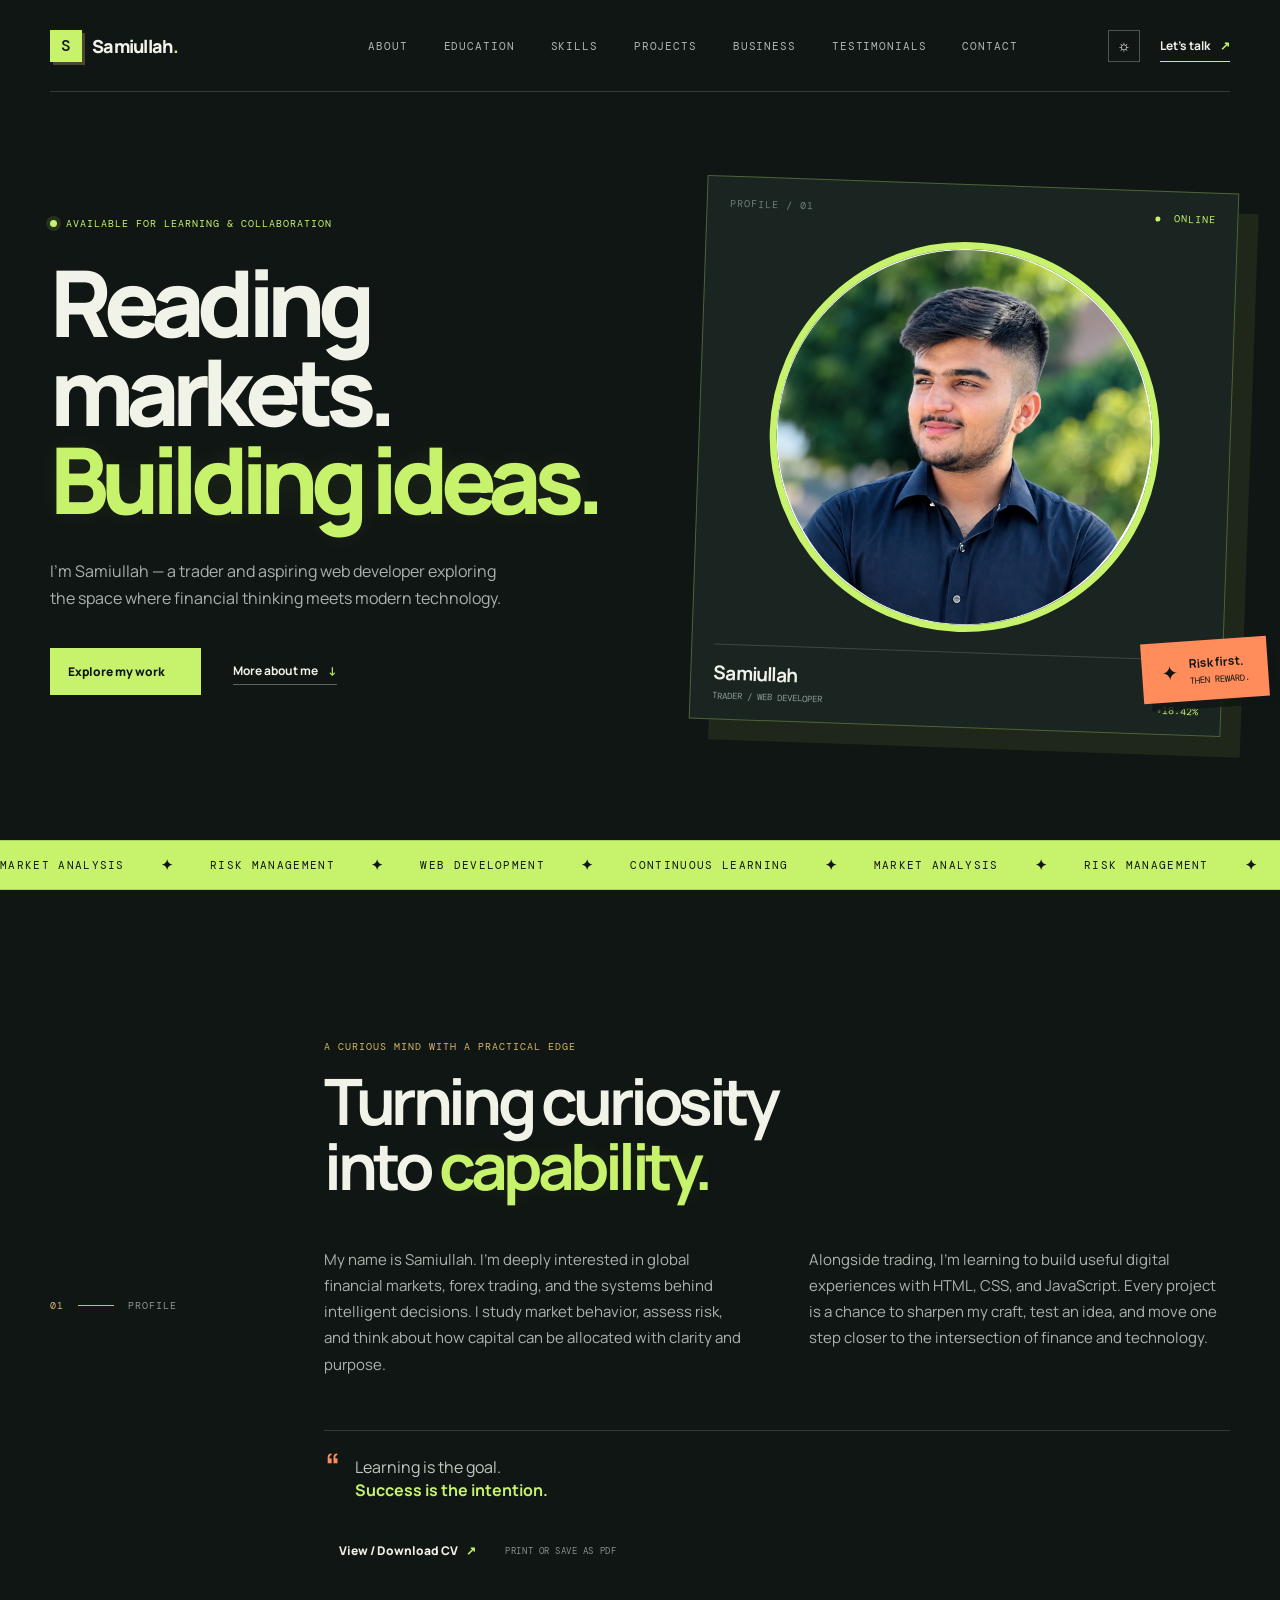
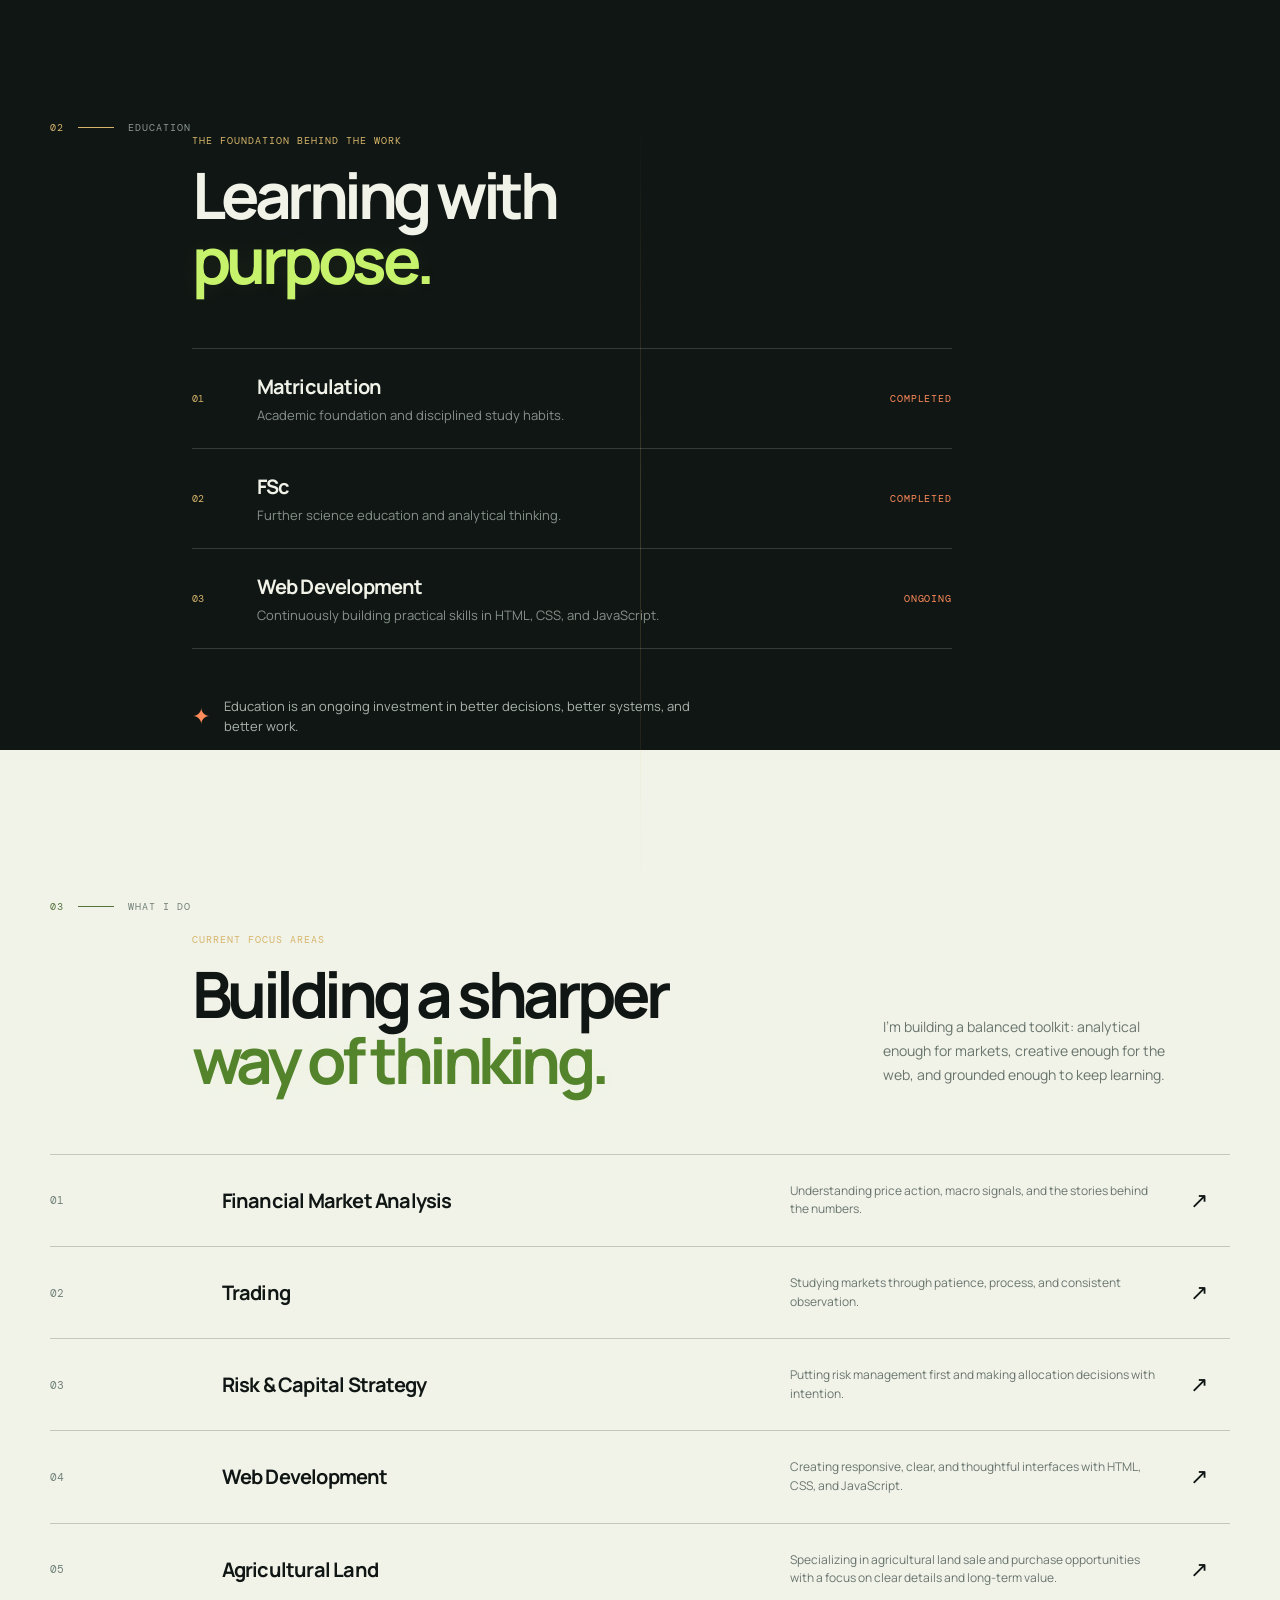
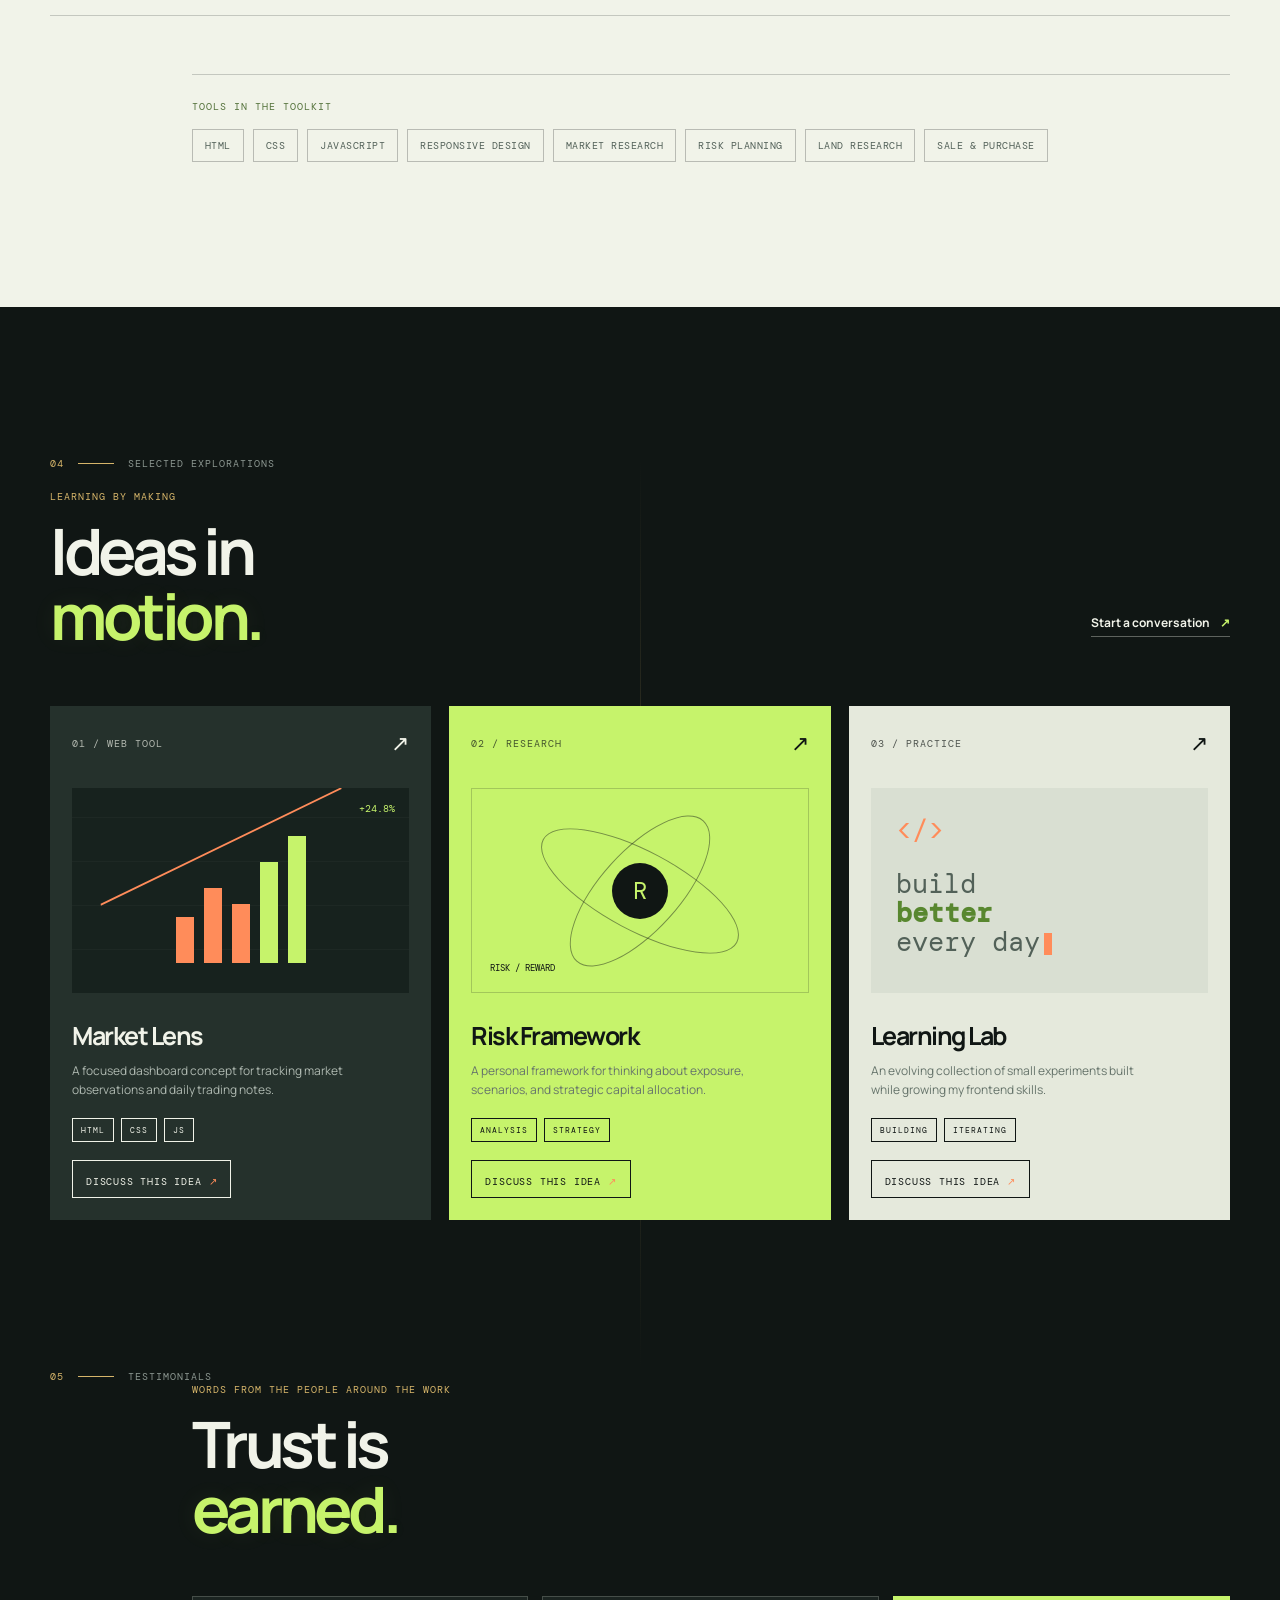
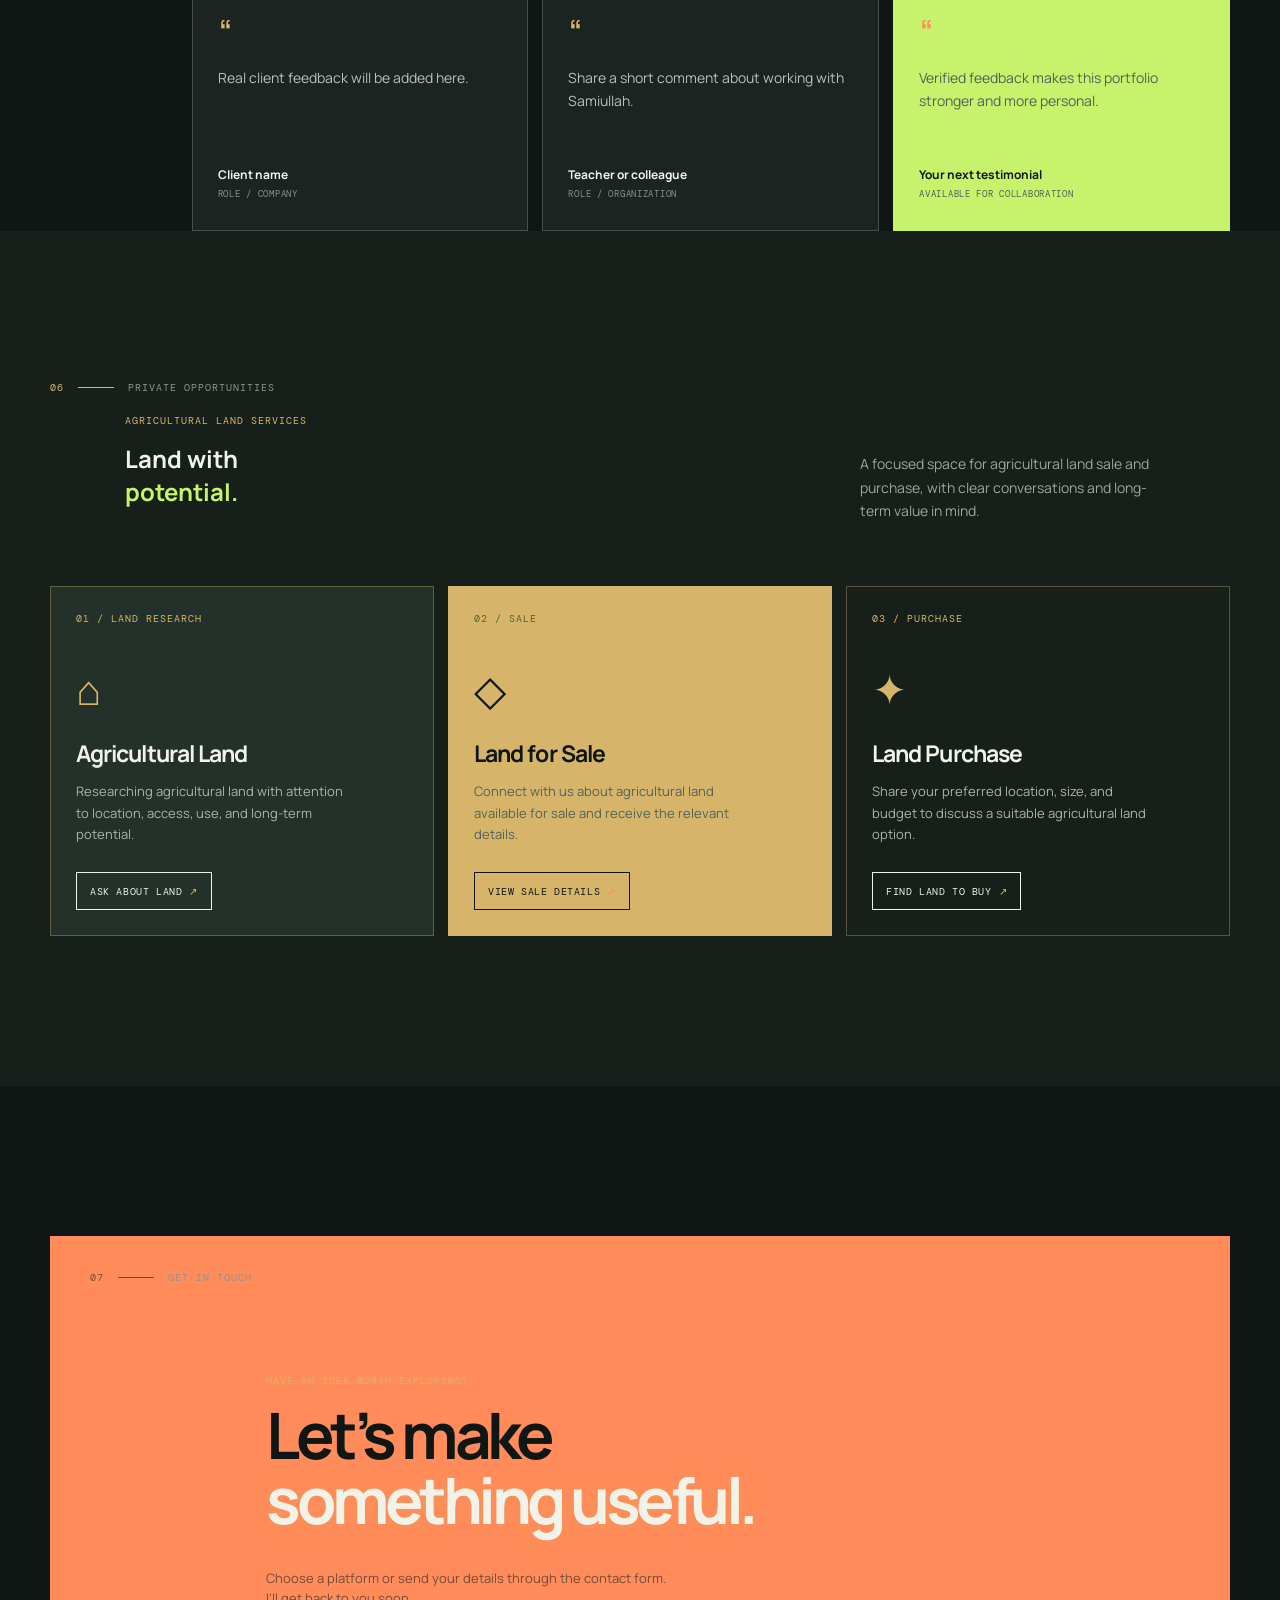
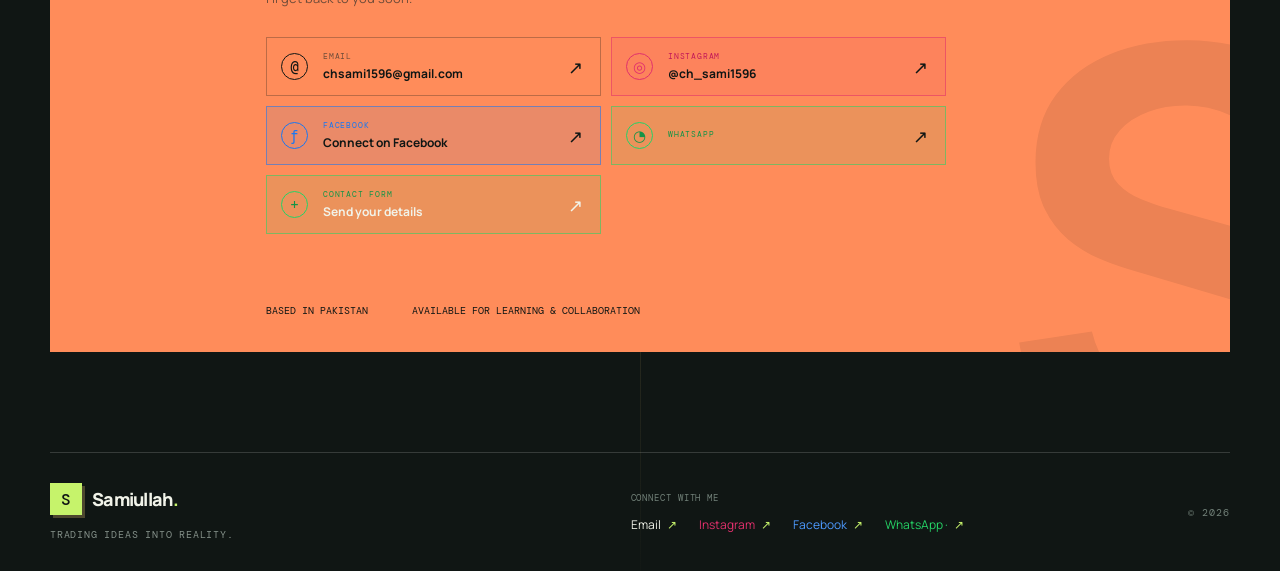
<file: index.html>
<!DOCTYPE html>
<html lang="en">
<head>
  <meta charset="UTF-8" />
  <meta name="viewport" content="width=device-width, initial-scale=1.0" />
  <meta name="description" content="Samiullah's portfolio — trader, market analyst, and aspiring web developer." />
  <meta name="theme-color" content="#101614" />
  <meta property="og:title" content="Samiullah | Trader & Web Developer" />
  <meta property="og:description" content="A portfolio exploring the space between financial thinking and modern technology." />
  <meta property="og:type" content="website" />
  <meta property="og:image" content="sami.png" />
  <link rel="canonical" href="https://your-domain.com/" />
  <title>Samiullah | Trader & Web Developer</title>
  <link rel="icon" type="image/png" href="sami.png" />
  <link rel="preconnect" href="https://fonts.googleapis.com" />
  <link rel="preconnect" href="https://fonts.gstatic.com" crossorigin />
  <link href="https://fonts.googleapis.com/css2?family=DM+Mono:wght@400;500&family=Manrope:wght@400;500;600;700;800&display=swap" rel="stylesheet" />
  <link rel="stylesheet" href="style.css" />
  <!-- Replace G-REPLACE_WITH_MEASUREMENT_ID with your Google Analytics 4 ID. -->
  <script async src="https://www.googletagmanager.com/gtag/js?id=G-REPLACE_WITH_MEASUREMENT_ID"></script>
  <script>
    window.dataLayer = window.dataLayer || [];
    function gtag(){dataLayer.push(arguments);}
    gtag('js', new Date());
    gtag('config', 'G-REPLACE_WITH_MEASUREMENT_ID');
  </script>
</head>
<body>
  <div class="page-shell">
    <header class="site-header" id="top">
      <a class="brand" href="#top" aria-label="Samiullah home">
        <span class="brand-mark">S</span>
        <span>Samiullah<span class="brand-dot">.</span></span>
      </a>
      <nav class="desktop-nav" aria-label="Main navigation">
        <a href="#about">About</a>
        <a href="#education">Education</a>
        <a href="#skills">Skills</a>
        <a href="#projects">Projects</a>
        <a href="#business">Business</a>
        <a href="#testimonials">Testimonials</a>
        <a href="#contact">Contact</a>
      </nav>
      <div class="header-actions"><button class="theme-toggle" type="button" aria-label="Switch to light theme" aria-pressed="false"><span>☼</span></button><a class="header-cta" href="https://wa.me/923291504030?text=Hello%20Samiullah%2C%20I%27d%20like%20to%20talk.">Let's talk <span>↗</span></a></div>
      <button class="menu-toggle" aria-label="Open navigation" aria-expanded="false"><span></span><span></span></button>
    </header>

    <main>
      <section class="hero section-grid" aria-labelledby="hero-title">
        <div class="hero-copy reveal">
          <div class="eyebrow"><span class="status-dot"></span> Available for learning & collaboration</div>
          <h1 id="hero-title">Reading markets.<br /><em>Building ideas.</em></h1>
          <p class="hero-intro">I’m Samiullah — a trader and aspiring web developer exploring the space where financial thinking meets modern technology.</p>
          <div class="hero-actions">
            <a class="button button-primary" href="#projects">Explore my work <span>↗</span></a>
            <a class="text-link" href="#about">More about me <span>↓</span></a>
          </div>
        </div>
        <div class="hero-visual profile-visual reveal reveal-delay">
          <div class="profile-card">
            <div class="profile-top"><span>PROFILE / 01</span><span class="live-label"><i></i> ONLINE</span></div>
            <div class="portrait-frame"><img src="sami.png" alt="Portrait of Samiullah" /></div>
            <div class="profile-caption"><div><strong>Samiullah</strong><span>Trader / Web Developer</span></div><span class="profile-signal">+18.42%</span></div>
          </div>
          <div class="floating-note"><span class="note-icon">✦</span><div><strong>Risk first.</strong><small>Then reward.</small></div></div>
        </div>
      </section>

      <div class="ticker" aria-label="Portfolio themes">
        <div class="ticker-track"><span>MARKET ANALYSIS</span><b>✦</b><span>RISK MANAGEMENT</span><b>✦</b><span>WEB DEVELOPMENT</span><b>✦</b><span>CONTINUOUS LEARNING</span><b>✦</b><span>MARKET ANALYSIS</span><b>✦</b><span>RISK MANAGEMENT</span><b>✦</b><span>WEB DEVELOPMENT</span><b>✦</b></div>
      </div>

      <section class="about section-grid section-space" id="about">
        <div class="section-kicker"><span>01</span><span class="line"></span><span>Profile</span></div>
        <div class="about-content reveal">
          <div class="section-heading"><p class="overline">A curious mind with a practical edge</p><h2>Turning curiosity<br />into <em>capability.</em></h2></div>
          <div class="about-columns"><p>My name is Samiullah. I’m deeply interested in global financial markets, forex trading, and the systems behind intelligent decisions. I study market behavior, assess risk, and think about how capital can be allocated with clarity and purpose.</p><p>Alongside trading, I’m learning to build useful digital experiences with HTML, CSS, and JavaScript. Every project is a chance to sharpen my craft, test an idea, and move one step closer to the intersection of finance and technology.</p></div>
          <div class="quote"><span>“</span><p>Learning is the goal.<br /><strong>Success is the intention.</strong></p></div>
          <div class="profile-actions"><a class="button button-dark" href="cv.html" target="_blank" rel="noopener">View / Download CV <span>↗</span></a><span>Print or save as PDF</span></div>
        </div>
      </section>

      <section class="education section-grid section-space" id="education">
        <div class="section-kicker"><span>02</span><span class="line"></span><span>Education</span></div>
        <div class="education-content reveal">
          <div class="section-heading"><p class="overline">The foundation behind the work</p><h2>Learning with<br /><em>purpose.</em></h2></div>
          <div class="education-list">
            <article class="education-item"><span class="education-number">01</span><div><h3>Matriculation</h3><p>Academic foundation and disciplined study habits.</p></div><span class="education-status">Completed</span></article>
            <article class="education-item"><span class="education-number">02</span><div><h3>FSc</h3><p>Further science education and analytical thinking.</p></div><span class="education-status">Completed</span></article>
            <article class="education-item"><span class="education-number">03</span><div><h3>Web Development</h3><p>Continuously building practical skills in HTML, CSS, and JavaScript.</p></div><span class="education-status">Ongoing</span></article>
          </div>
          <div class="education-note"><span>✦</span><p>Education is an ongoing investment in better decisions, better systems, and better work.</p></div>
        </div>
      </section>

      <section class="skills section-space" id="skills">
        <div class="section-kicker"><span>03</span><span class="line"></span><span>What I do</span></div>
        <div class="skills-header reveal"><div><p class="overline">Current focus areas</p><h2>Building a sharper<br /><em>way of thinking.</em></h2></div><p class="section-aside">I’m building a balanced toolkit: analytical enough for markets, creative enough for the web, and grounded enough to keep learning.</p></div>
        <div class="skills-list">
          <article class="skill-row reveal"><span class="skill-number">01</span><div class="skill-main"><h3>Financial Market Analysis</h3><p>Understanding price action, macro signals, and the stories behind the numbers.</p></div><span class="skill-arrow">↗</span></article>
          <article class="skill-row reveal"><span class="skill-number">02</span><div class="skill-main"><h3>Trading</h3><p>Studying markets through patience, process, and consistent observation.</p></div><span class="skill-arrow">↗</span></article>
          <article class="skill-row reveal"><span class="skill-number">03</span><div class="skill-main"><h3>Risk & Capital Strategy</h3><p>Putting risk management first and making allocation decisions with intention.</p></div><span class="skill-arrow">↗</span></article>
          <article class="skill-row reveal"><span class="skill-number">04</span><div class="skill-main"><h3>Web Development</h3><p>Creating responsive, clear, and thoughtful interfaces with HTML, CSS, and JavaScript.</p></div><span class="skill-arrow">↗</span></article>
          <article class="skill-row reveal"><span class="skill-number">05</span><div class="skill-main"><h3>Agricultural Land</h3><p>Specializing in agricultural land sale and purchase opportunities with a focus on clear details and long-term value.</p></div><span class="skill-arrow">↗</span></article>
        </div>
        <div class="toolkit reveal"><p class="overline">Tools in the toolkit</p><div class="toolkit-list"><span>HTML</span><span>CSS</span><span>JavaScript</span><span>Responsive design</span><span>Market research</span><span>Risk planning</span><span>Land research</span><span>Sale & purchase</span></div></div>
      </section>

      <section class="projects section-space" id="projects">
        <div class="section-kicker"><span>04</span><span class="line"></span><span>Selected explorations</span></div>
        <div class="projects-header reveal"><div><p class="overline">Learning by making</p><h2>Ideas in<br /><em>motion.</em></h2></div><a class="text-link" href="mailto:chsami1596@gmail.com?subject=Project%20collaboration">Start a conversation <span>↗</span></a></div>
        <div class="project-grid">
          <article class="project-card project-card-dark reveal"><div class="project-top"><span class="project-type">01 / WEB TOOL</span><span class="project-icon">↗</span></div><div class="mini-dashboard"><div class="mini-bars"><i></i><i></i><i></i><i></i><i></i></div><div class="mini-line"></div><span>+24.8%</span></div><div class="project-info"><h3>Market Lens</h3><p>A focused dashboard concept for tracking market observations and daily trading notes.</p><div class="tags"><span>HTML</span><span>CSS</span><span>JS</span></div><a class="project-link" href="#contact">Discuss this idea <span>↗</span></a></div></article>
          <article class="project-card project-card-green reveal"><div class="project-top"><span class="project-type">02 / RESEARCH</span><span class="project-icon">↗</span></div><div class="research-visual"><span class="research-orbit orbit-one"></span><span class="research-orbit orbit-two"></span><span class="research-core">R</span><span class="research-label">RISK / REWARD</span></div><div class="project-info"><h3>Risk Framework</h3><p>A personal framework for thinking about exposure, scenarios, and strategic capital allocation.</p><div class="tags"><span>ANALYSIS</span><span>STRATEGY</span></div><a class="project-link" href="#contact">Discuss this idea <span>↗</span></a></div></article>
          <article class="project-card project-card-paper reveal"><div class="project-top"><span class="project-type">03 / PRACTICE</span><span class="project-icon">↗</span></div><div class="code-visual"><span>&lt;/&gt;</span><p>build<br /><b>better</b><br />every day<span class="cursor"></span></p></div><div class="project-info"><h3>Learning Lab</h3><p>An evolving collection of small experiments built while growing my frontend skills.</p><div class="tags"><span>BUILDING</span><span>ITERATING</span></div><a class="project-link" href="#contact">Discuss this idea <span>↗</span></a></div></article>
        </div>
      </section>

      <section class="testimonials section-grid section-space" id="testimonials">
        <div class="section-kicker"><span>05</span><span class="line"></span><span>Testimonials</span></div>
        <div class="testimonials-content reveal">
          <div class="section-heading"><p class="overline">Words from the people around the work</p><h2>Trust is<br /><em>earned.</em></h2></div>
          <div class="testimonial-grid">
            <article class="testimonial-card"><span class="quote-mark">“</span><p>Real client feedback will be added here.</p><strong>Client name</strong><small>Role / company</small></article>
            <article class="testimonial-card"><span class="quote-mark">“</span><p>Share a short comment about working with Samiullah.</p><strong>Teacher or colleague</strong><small>Role / organization</small></article>
            <article class="testimonial-card testimonial-card-accent"><span class="quote-mark">“</span><p>Verified feedback makes this portfolio stronger and more personal.</p><strong>Your next testimonial</strong><small>Available for collaboration</small></article>
          </div>
        </div>
      </section>

      <section class="business section-space" id="business">
        <div class="section-kicker"><span>06</span><span class="line"></span><span>Private opportunities</span></div>
        <div class="business-header reveal"><div><p class="overline">Agricultural land services</p><h2>Land with<br /><em>potential.</em></h2></div><p class="section-aside">A focused space for agricultural land sale and purchase, with clear conversations and long-term value in mind.</p></div>
        <div class="business-grid">
          <article class="business-card business-card-dark reveal"><span class="business-index">01 / LAND RESEARCH</span><div class="business-icon">⌂</div><h3>Agricultural Land</h3><p>Researching agricultural land with attention to location, access, use, and long-term potential.</p><a href="https://wa.me/923291504030?text=Hello%20Samiullah%2C%20I%27d%20like%20to%20discuss%20agricultural%20land." target="_blank" rel="noopener">Ask about land <span>↗</span></a></article>
          <article class="business-card business-card-gold reveal"><span class="business-index">02 / SALE</span><div class="business-icon">◇</div><h3>Land for Sale</h3><p>Connect with us about agricultural land available for sale and receive the relevant details.</p><a href="https://wa.me/923291504030?text=Hello%20Samiullah%2C%20I%27m%20interested%20in%20agricultural%20land%20for%20sale." target="_blank" rel="noopener">View sale details <span>↗</span></a></article>
          <article class="business-card business-card-outline reveal"><span class="business-index">03 / PURCHASE</span><div class="business-icon">✦</div><h3>Land Purchase</h3><p>Share your preferred location, size, and budget to discuss a suitable agricultural land option.</p><a href="https://wa.me/923291504030?text=Hello%20Samiullah%2C%20I%27m%20looking%20to%20purchase%20agricultural%20land." target="_blank" rel="noopener">Find land to buy <span>↗</span></a></article>
        </div>
      </section>

      <section class="contact section-space" id="contact">
        <div class="contact-panel reveal"><div class="section-kicker"><span>07</span><span class="line"></span><span>Get in touch</span></div><div class="contact-content"><p class="overline">Have an idea worth exploring?</p><h2>Let’s make<br /><em>something useful.</em></h2><p class="contact-copy">Choose a platform or send your details through the contact form. I’ll get back to you soon.</p><div class="contact-links"><a class="contact-link contact-trigger" data-contact="email" href="#whatsapp-form"><span class="contact-link-icon">@</span><span><small>Email</small><strong>chsami1596@gmail.com</strong></span><b>↗</b></a><a class="contact-link contact-trigger" data-contact="instagram" href="#whatsapp-form"><span class="contact-link-icon">◎</span><span><small>Instagram</small><strong>@ch_sami1596</strong></span><b>↗</b></a><a class="contact-link contact-trigger" data-contact="facebook" href="#whatsapp-form"><span class="contact-link-icon">f</span><span><small>Facebook</small><strong>Connect on Facebook</strong></span><b>↗</b></a><a class="contact-link contact-trigger" data-contact="whatsapp" href="#whatsapp-form"><span class="contact-link-icon">◔</span><span><small>WhatsApp</small><strong></strong></span><b>↗</b></a><a class="contact-link contact-trigger contact-link-form" data-contact="whatsapp" href="#whatsapp-form"><span class="contact-link-icon">+</span><span><small>Contact form</small><strong>Send your details</strong></span><b>↗</b></a></div><div class="contact-meta"><span>Based in Pakistan</span><span>Available for learning & collaboration</span></div></div></div>
      </section>
    </main>
    <footer class="site-footer">
      <div class="footer-brand"><a class="brand" href="#top"><span class="brand-mark">S</span><span>Samiullah<span class="brand-dot">.</span></span></a><p>Trading ideas into reality.</p></div>
      <div class="footer-contact"><span class="footer-label">Connect with me</span><div class="footer-links"><a class="contact-trigger" data-contact="email" href="#whatsapp-form">Email <span>↗</span></a><a class="contact-trigger" data-contact="instagram" href="#whatsapp-form">Instagram <span>↗</span></a><a class="contact-trigger" data-contact="facebook" href="#whatsapp-form">Facebook <span>↗</span></a><a class="contact-trigger" data-contact="whatsapp" href="#whatsapp-form">WhatsApp · <span>↗</span></a></div></div>
      <span class="footer-year">© <span id="year"></span></span>
    </footer>
  </div>
  <div class="modal" id="whatsapp-form" aria-hidden="true" role="dialog" aria-modal="true" aria-labelledby="whatsapp-title">
    <div class="modal-backdrop" data-close-modal></div>
    <div class="modal-card">
      <button class="modal-close" type="button" aria-label="Close contact form" data-close-modal>×</button>
      <p class="overline" id="modal-channel-label">WhatsApp message</p>
      <h2 id="whatsapp-title">Tell me about<br /><em>your idea.</em></h2>
      <p class="modal-intro">Fill in your details and WhatsApp will open with your message ready to send.</p>
      <form id="whatsapp-contact-form">
        <label>Name<input type="text" name="name" placeholder="Your name" required /></label>
        <div class="form-row"><label>Email<input type="email" name="email" placeholder="you@email.com" required /></label><label>Phone<input type="tel" name="phone" placeholder="Your number" required /></label></div>
        <label>Message<textarea name="message" rows="4" placeholder="Write your message..." required></textarea></label>
        <button class="button button-primary" id="modal-submit" type="submit">Continue to WhatsApp <span>↗</span></button>
      </form>
    </div>
  </div>
  <script src="script.js"></script>
</body>
</html>
</file>
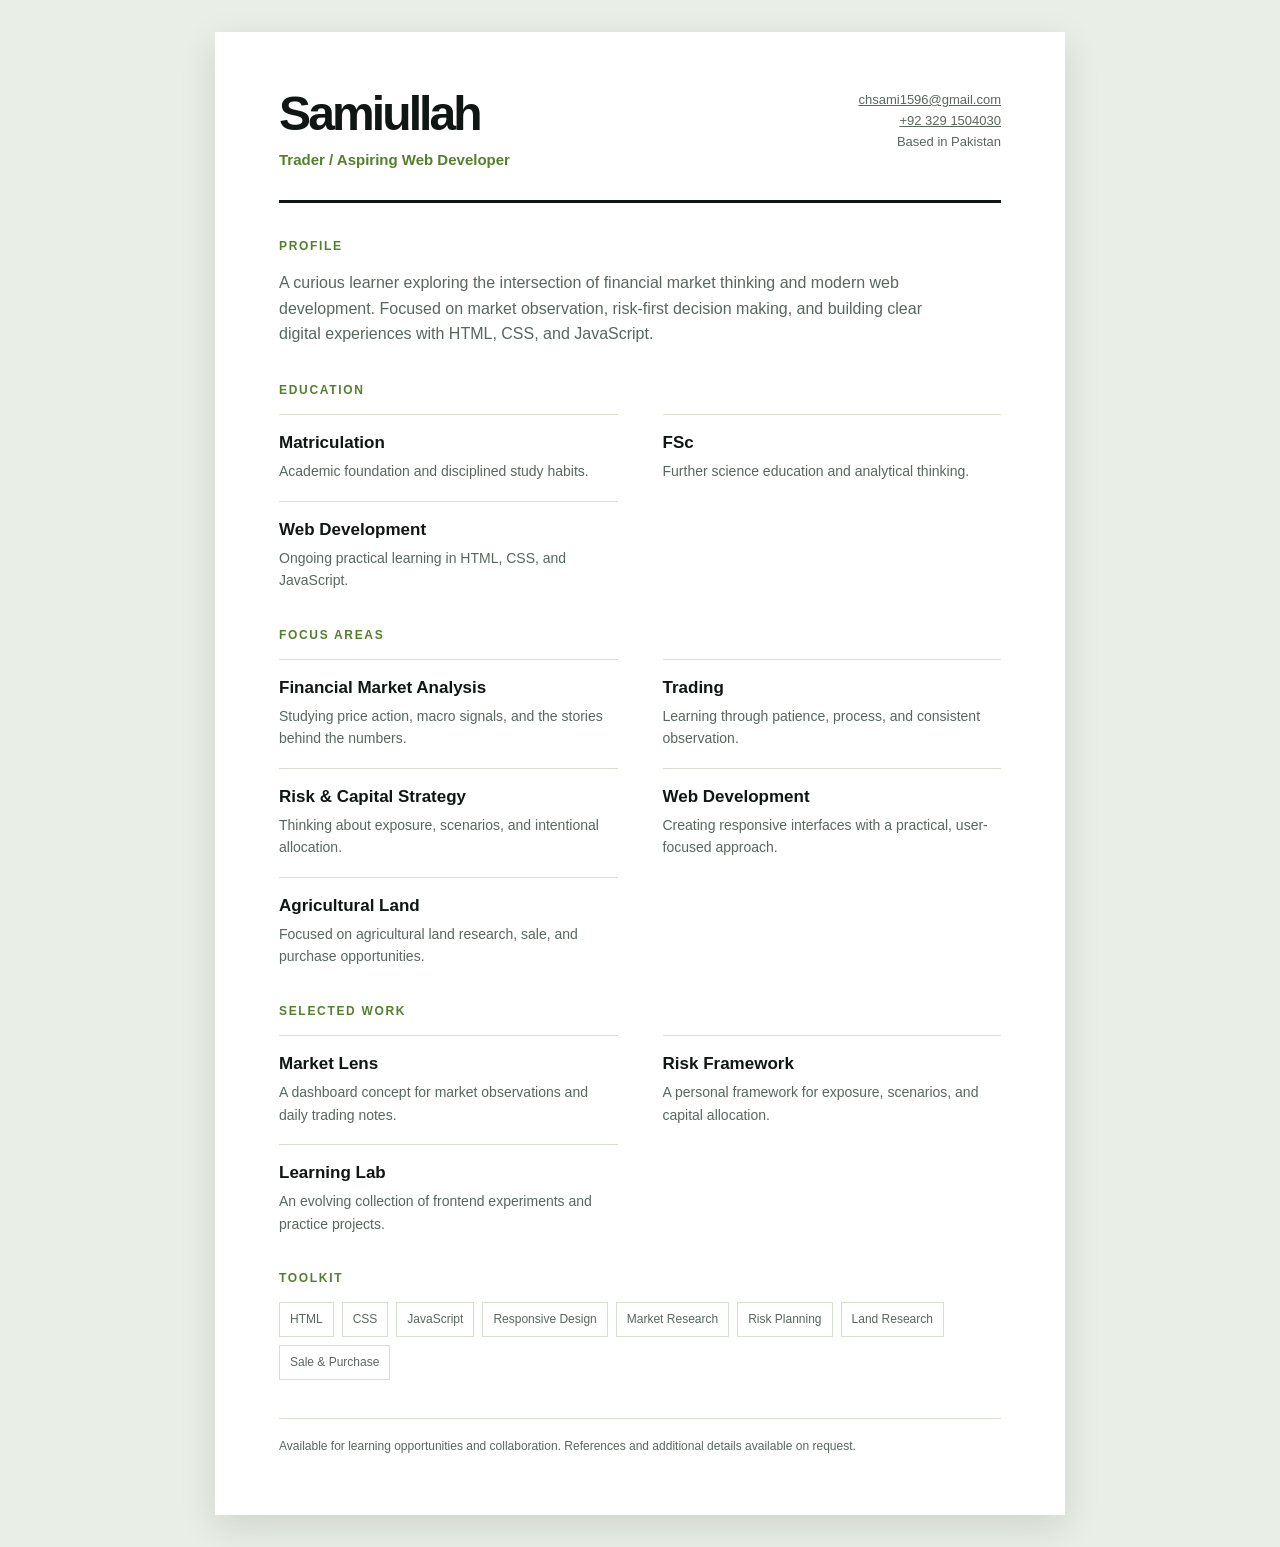
<file: cv.html>
<!DOCTYPE html>
<html lang="en">
<head>
  <meta charset="UTF-8" />
  <meta name="viewport" content="width=device-width, initial-scale=1.0" />
  <meta name="description" content="Samiullah - Trader and aspiring web developer CV." />
  <title>Samiullah | CV</title>
  <style>
    :root { --ink: #101614; --muted: #59665e; --green: #547f2d; --line: #d7ded2; --paper: #ffffff; }
    * { box-sizing: border-box; }
    body { margin: 0; color: var(--ink); background: #e9eee6; font: 15px/1.6 Arial, sans-serif; }
    .page { width: min(100% - 32px, 850px); margin: 32px auto; padding: 58px 64px; background: var(--paper); box-shadow: 0 12px 35px rgba(16,22,20,.12); }
    header { display: flex; justify-content: space-between; gap: 30px; padding-bottom: 28px; border-bottom: 3px solid var(--ink); }
    h1 { margin: 0; font: 800 48px/1 Arial, sans-serif; letter-spacing: -.06em; }
    .role { margin: 10px 0 0; color: var(--green); font-weight: 700; }
    .contact { text-align: right; color: var(--muted); font-size: 13px; }
    .contact a { color: inherit; }
    section { margin-top: 34px; }
    h2 { margin: 0 0 14px; color: var(--green); font-size: 12px; letter-spacing: .14em; text-transform: uppercase; }
    p { margin: 0; color: var(--muted); }
    .intro { max-width: 650px; font-size: 16px; }
    .grid { display: grid; grid-template-columns: 1fr 1fr; gap: 18px 45px; }
    .item { padding-top: 14px; border-top: 1px solid var(--line); }
    .item h3 { margin: 0 0 4px; font-size: 17px; }
    .item p { font-size: 14px; }
    .tags { display: flex; flex-wrap: wrap; gap: 8px; }
    .tag { padding: 7px 10px; border: 1px solid var(--line); color: var(--muted); font-size: 12px; }
    .note { margin-top: 38px; padding-top: 18px; border-top: 1px solid var(--line); color: var(--muted); font-size: 12px; }
    @media print { body { background: #fff; } .page { width: 100%; margin: 0; padding: 28px 34px; box-shadow: none; } }
    @media (max-width: 620px) { .page { padding: 32px 24px; } header { display: block; } .contact { margin-top: 18px; text-align: left; } h1 { font-size: 39px; } .grid { grid-template-columns: 1fr; } }
  </style>
</head>
<body>
  <main class="page">
    <header>
      <div>
        <h1>Samiullah</h1>
        <p class="role">Trader / Aspiring Web Developer</p>
      </div>
      <div class="contact">
        <a href="mailto:chsami1596@gmail.com">chsami1596@gmail.com</a><br />
        <a href="tel:+923291504030">+92 329 1504030</a><br />
        Based in Pakistan
      </div>
    </header>

    <section>
      <h2>Profile</h2>
      <p class="intro">A curious learner exploring the intersection of financial market thinking and modern web development. Focused on market observation, risk-first decision making, and building clear digital experiences with HTML, CSS, and JavaScript.</p>
    </section>

    <section>
      <h2>Education</h2>
      <div class="grid">
        <div class="item"><h3>Matriculation</h3><p>Academic foundation and disciplined study habits.</p></div>
        <div class="item"><h3>FSc</h3><p>Further science education and analytical thinking.</p></div>
        <div class="item"><h3>Web Development</h3><p>Ongoing practical learning in HTML, CSS, and JavaScript.</p></div>
      </div>
    </section>

    <section>
      <h2>Focus Areas</h2>
      <div class="grid">
        <div class="item"><h3>Financial Market Analysis</h3><p>Studying price action, macro signals, and the stories behind the numbers.</p></div>
        <div class="item"><h3>Trading</h3><p>Learning through patience, process, and consistent observation.</p></div>
        <div class="item"><h3>Risk & Capital Strategy</h3><p>Thinking about exposure, scenarios, and intentional allocation.</p></div>
        <div class="item"><h3>Web Development</h3><p>Creating responsive interfaces with a practical, user-focused approach.</p></div>
        <div class="item"><h3>Agricultural Land</h3><p>Focused on agricultural land research, sale, and purchase opportunities.</p></div>
      </div>
    </section>

    <section>
      <h2>Selected Work</h2>
      <div class="grid">
        <div class="item"><h3>Market Lens</h3><p>A dashboard concept for market observations and daily trading notes.</p></div>
        <div class="item"><h3>Risk Framework</h3><p>A personal framework for exposure, scenarios, and capital allocation.</p></div>
        <div class="item"><h3>Learning Lab</h3><p>An evolving collection of frontend experiments and practice projects.</p></div>
      </div>
    </section>

    <section>
      <h2>Toolkit</h2>
      <div class="tags"><span class="tag">HTML</span><span class="tag">CSS</span><span class="tag">JavaScript</span><span class="tag">Responsive Design</span><span class="tag">Market Research</span><span class="tag">Risk Planning</span><span class="tag">Land Research</span><span class="tag">Sale & Purchase</span></div>
    </section>

    <p class="note">Available for learning opportunities and collaboration. References and additional details available on request.</p>
  </main>
</body>
</html>
</file>
<file: style.css>
@import url('https://fonts.googleapis.com/css2?family=DM+Mono:wght@400;500&family=Manrope:wght@400;500;600;700;800&display=swap');

:root { --ink: #101614; --ink-soft: #1a2421; --paper: #f1f3e9; --paper-deep: #e5e9dc; --green: #c6f36b; --orange: #ff8c5a; --muted: #87918b; --line: rgba(241,243,233,.17); --display: 'Manrope', sans-serif; --mono: 'DM Mono', monospace; }
* { box-sizing: border-box; }
html { scroll-behavior: smooth; }
body { margin: 0; color: var(--paper); background: var(--ink); font-family: var(--display); -webkit-font-smoothing: antialiased; }
a { color: inherit; text-decoration: none; }
.page-shell { overflow: hidden; }
.site-header, .section-grid, .section-space, .site-footer { width: min(1180px, calc(100% - 96px)); margin-inline: auto; }
.site-header { height: 92px; display: flex; align-items: center; justify-content: space-between; border-bottom: 1px solid var(--line); }
.brand { display: inline-flex; align-items: center; gap: 10px; font-weight: 800; letter-spacing: -.04em; font-size: 18px; }
.brand-mark { display: grid; place-items: center; width: 32px; height: 32px; color: var(--ink); background: var(--green); font-family: var(--mono); font-size: 16px; font-weight: 500; }
.brand-dot { color: var(--green); }.desktop-nav { display: flex; gap: 36px; margin-left: 100px; color: #aeb7b0; font-family: var(--mono); font-size: 11px; text-transform: uppercase; letter-spacing: .08em; }.desktop-nav a { transition: color .2s ease; }.desktop-nav a:hover { color: var(--green); }
.header-cta { border-bottom: 1px solid var(--green); padding: 7px 0; font-size: 12px; font-weight: 700; }.header-cta span, .text-link span, .button span, .email-link span { color: var(--green); margin-left: 8px; }.menu-toggle { display: none; background: none; border: 0; padding: 10px 0; }.menu-toggle span { display: block; width: 24px; height: 1px; background: var(--paper); margin: 5px; }
.hero { min-height: 660px; display: grid; grid-template-columns: 1.03fr .97fr; align-items: center; gap: 7%; padding-block: 92px 112px; }.eyebrow, .overline, .project-type, .section-kicker, .signal-top, .signal-bottom, .live-label, .tags, .footer-year { font-family: var(--mono); text-transform: uppercase; letter-spacing: .1em; font-size: 10px; }.eyebrow { display: flex; align-items: center; gap: 9px; color: var(--green); margin-bottom: 28px; }.status-dot, .live-label i { width: 7px; height: 7px; border-radius: 50%; background: var(--green); display: inline-block; box-shadow: 0 0 0 4px rgba(198,243,107,.12); }.hero h1 { max-width: 680px; margin: 0; font-size: clamp(54px, 7.2vw, 100px); line-height: .96; letter-spacing: -.085em; font-weight: 800; }.hero h1 em, h2 em { color: var(--green); font-style: normal; }.hero-intro { max-width: 470px; margin: 34px 0 36px; color: #a9b2ac; font-size: 16px; line-height: 1.7; }.hero-actions { display: flex; align-items: center; gap: 32px; }.button { display: inline-flex; align-items: center; padding: 15px 18px; font-size: 12px; font-weight: 800; }.button-primary { background: var(--green); color: var(--ink); transition: transform .2s, background .2s; }.button-primary:hover { transform: translateY(-3px); background: #d7ff82; }.text-link { font-size: 12px; font-weight: 700; padding-block: 5px; border-bottom: 1px solid rgba(241,243,233,.35); }.text-link:hover { border-color: var(--green); }
.hero-visual { position: relative; }.signal-card { padding: 20px 22px 17px; background: var(--ink-soft); border: 1px solid rgba(198,243,107,.3); box-shadow: 20px 20px 0 rgba(198,243,107,.08); transform: rotate(2deg); }.signal-top, .signal-bottom { display: flex; justify-content: space-between; color: #718078; }.live-label { color: var(--green); }.live-label i { width: 5px; height: 5px; margin-right: 6px; box-shadow: none; }.chart-area { position: relative; height: 270px; margin-top: 24px; background: repeating-linear-gradient(0deg, transparent, transparent 53px, rgba(241,243,233,.08) 54px), repeating-linear-gradient(90deg, transparent, transparent 89px, rgba(241,243,233,.06) 90px); }.chart-area svg { position: absolute; inset: 15px 0 0; width: 100%; height: calc(100% - 15px); overflow: visible; }.chart-fill { fill: url(#chartFill); }.chart-line { fill: none; stroke: var(--green); stroke-width: 3; }.chart-point { fill: var(--orange); stroke: var(--paper); stroke-width: 3; }.chart-label { position: absolute; color: #718078; font: 9px var(--mono); letter-spacing: .1em; }.chart-label-high { top: 17px; left: 0; }.chart-label-low { bottom: 5px; right: 0; }.signal-bottom { border-top: 1px solid var(--line); padding-top: 15px; }.signal-bottom strong { color: var(--green); }.floating-note { position: absolute; display: flex; gap: 11px; align-items: center; right: -38px; bottom: 28px; padding: 14px 19px; background: var(--orange); color: var(--ink); transform: rotate(-4deg); box-shadow: 8px 8px 0 rgba(16,22,20,.8); }.note-icon { font-size: 20px; }.floating-note strong, .floating-note small { display: block; }.floating-note strong { font-size: 12px; }.floating-note small { margin-top: 3px; font: 9px var(--mono); text-transform: uppercase; }
.ticker { overflow: hidden; border-block: 1px solid rgba(16,22,20,.15); background: var(--green); color: var(--ink); white-space: nowrap; }.ticker-track { display: flex; align-items: center; justify-content: space-around; gap: 36px; min-width: max-content; padding: 15px 0; font: 11px var(--mono); letter-spacing: .12em; animation: ticker 30s linear infinite; }.ticker b { font-size: 14px; }
.section-space { padding-top: 150px; }.section-kicker { display: flex; align-items: center; gap: 14px; color: var(--green); }.section-kicker .line { display: block; width: 36px; height: 1px; background: var(--green); }.section-kicker span:last-child { color: #8b9690; }.about { display: grid; grid-template-columns: 180px 1fr; gap: 8%; }.section-heading h2, .skills h2, .projects h2, .contact h2 { font-size: clamp(40px, 5vw, 68px); line-height: 1.02; letter-spacing: -.07em; margin: 15px 0 0; }.overline { color: var(--orange); margin: 0; }.about-columns { display: grid; grid-template-columns: 1fr 1fr; gap: 7%; margin-top: 48px; color: #aab4ad; font-size: 15px; line-height: 1.75; }.about-columns p { margin: 0; }.quote { display: flex; gap: 14px; margin-top: 52px; padding-top: 25px; border-top: 1px solid var(--line); }.quote > span { color: var(--orange); font-size: 46px; line-height: .6; }.quote p { margin: 0; color: #bfc7c0; font-size: 16px; line-height: 1.45; }.quote strong { color: var(--green); }
.skills { background: var(--paper); color: var(--ink); width: 100%; max-width: none; padding: 150px max(48px, calc((100% - 1180px) / 2)) 145px; }.skills .section-kicker { color: #54723b; }.skills .section-kicker .line { background: #54723b; }.skills .section-kicker span:last-child { color: #738079; }.skills-header { display: flex; justify-content: space-between; align-items: end; gap: 40px; margin: 20px 0 62px 12%; }.skills-header h2 em { color: #53832b; }.section-aside { max-width: 295px; margin: 0 5% 5px 0; color: #68746c; font-size: 14px; line-height: 1.7; }.skills-list { border-top: 1px solid rgba(16,22,20,.2); }.skill-row { display: grid; grid-template-columns: 12% 1fr 40px; gap: 30px; align-items: center; padding: 27px 0; border-bottom: 1px solid rgba(16,22,20,.2); transition: padding .25s, background .25s; }.skill-row:hover { padding-left: 15px; background: rgba(198,243,107,.25); }.skill-number, .skill-arrow { font: 11px var(--mono); color: #718078; }.skill-main { display: flex; align-items: center; justify-content: space-between; gap: 30px; }.skill-main h3 { margin: 0; font-size: 20px; letter-spacing: -.04em; }.skill-main p { max-width: 370px; margin: 0; color: #69756e; font-size: 12px; line-height: 1.55; }.skill-arrow { color: var(--ink); font-size: 22px; }
.projects-header { display: flex; align-items: end; justify-content: space-between; margin: 20px 0 58px; }.projects-header .text-link { margin-bottom: 11px; }.project-grid { display: grid; grid-template-columns: repeat(3, 1fr); gap: 18px; }.project-card { min-height: 500px; display: flex; flex-direction: column; padding: 22px; color: var(--paper); }.project-card-dark { background: #25312c; }.project-card-green { background: var(--green); color: var(--ink); }.project-card-paper { background: var(--paper-deep); color: var(--ink); }.project-top { display: flex; align-items: center; justify-content: space-between; }.project-type { opacity: .7; }.project-icon { font-size: 22px; }.mini-dashboard { position: relative; display: flex; align-items: end; justify-content: center; gap: 15px; height: 205px; margin: 30px 0 25px; padding: 30px; background: #17221e; overflow: hidden; }.mini-dashboard:before { content: ''; position: absolute; inset: 0; background: repeating-linear-gradient(0deg, transparent, transparent 43px, rgba(241,243,233,.06) 44px); }.mini-bars { display: flex; align-items: end; gap: 10px; height: 100%; z-index: 1; }.mini-bars i { width: 18px; height: 32%; background: var(--orange); }.mini-bars i:nth-child(2) { height: 52%; }.mini-bars i:nth-child(3) { height: 41%; }.mini-bars i:nth-child(4) { height: 70%; background: var(--green); }.mini-bars i:nth-child(5) { height: 88%; background: var(--green); }.mini-line { position: absolute; width: 72%; height: 60%; border-top: 2px solid var(--orange); transform: skewY(-19deg) rotate(-8deg); top: 54px; left: 36px; }.mini-dashboard > span { position: absolute; right: 14px; top: 14px; color: var(--green); font: 10px var(--mono); }.research-visual { position: relative; display: grid; place-items: center; height: 205px; margin: 30px 0 25px; overflow: hidden; border: 1px solid rgba(16,22,20,.2); }.research-orbit { position: absolute; display: block; width: 220px; height: 80px; border: 1px solid rgba(16,22,20,.45); border-radius: 50%; transform: rotate(28deg); }.orbit-two { transform: rotate(-48deg); width: 190px; }.research-core { display: grid; place-items: center; width: 56px; height: 56px; background: var(--ink); color: var(--green); border-radius: 50%; font: 24px var(--mono); z-index: 1; }.research-label { position: absolute; bottom: 18px; left: 18px; font: 9px var(--mono); }.code-visual { height: 205px; margin: 30px 0 25px; padding: 25px; color: #526158; background: #d9dfd2; font: 11px var(--mono); }.code-visual > span { color: var(--orange); font-size: 27px; }.code-visual p { margin: 22px 0; font-size: 27px; line-height: 1.07; }.code-visual b { color: #58872f; }.cursor { display: inline-block; width: 8px; height: 22px; margin-left: 4px; vertical-align: middle; background: var(--orange); animation: blink 1s steps(2) infinite; }.project-info { margin-top: auto; }.project-info h3 { margin: 0 0 8px; font-size: 25px; letter-spacing: -.06em; }.project-info p { max-width: 290px; margin: 0 0 18px; color: #aeb8b0; font-size: 12px; line-height: 1.6; }.project-card-green .project-info p, .project-card-paper .project-info p { color: #66746b; }.tags { display: flex; gap: 7px; }.tags span { padding: 6px 8px; border: 1px solid currentColor; font-size: 8px; }.contact { padding-bottom: 100px; }.contact-panel { position: relative; min-height: 540px; padding: 35px 40px; background: var(--orange); color: var(--ink); overflow: hidden; }.contact-panel:after { content: 'S'; position: absolute; right: -32px; bottom: -124px; color: rgba(16,22,20,.08); font: 700 580px/.8 var(--display); letter-spacing: -.2em; }.contact-panel .section-kicker { color: #704c39; position: relative; z-index: 1; }.contact-panel .section-kicker .line { background: #704c39; }.contact-content { position: relative; z-index: 1; margin: 90px 0 0 16%; }.contact-content h2 { margin-bottom: 35px; }.contact-content h2 em { color: var(--paper); }.email-link { display: inline-block; padding-bottom: 8px; border-bottom: 1px solid var(--ink); font-size: 15px; font-weight: 700; }.email-link span { color: var(--ink); }.contact-meta { display: flex; gap: 44px; margin-top: 70px; font: 10px var(--mono); text-transform: uppercase; }.contact-meta a { border-bottom: 1px solid var(--ink); }.site-footer { display: flex; align-items: center; justify-content: space-between; padding-block: 24px; border-top: 1px solid var(--line); color: #849089; }.site-footer .brand { color: var(--paper); }.site-footer p { margin: 0; font: 10px var(--mono); text-transform: uppercase; letter-spacing: .08em; }.footer-year { color: #718078; }
.reveal { opacity: 0; transform: translateY(22px); transition: opacity .75s ease, transform .75s ease; }.reveal.visible { opacity: 1; transform: translateY(0); }.reveal-delay { transition-delay: .15s; }
@keyframes ticker { to { transform: translateX(-25%); } } @keyframes blink { 50% { opacity: 0; } }
.profile-card { padding: 20px 22px 17px; background: var(--ink-soft); border: 1px solid rgba(198,243,107,.3); box-shadow: 20px 20px 0 rgba(198,243,107,.08); transform: rotate(2deg); }.profile-top { display: flex; justify-content: space-between; color: #718078; font: 10px var(--mono); letter-spacing: .1em; }.portrait-frame { width: min(100%, 390px); aspect-ratio: 1; margin: 24px auto 20px; overflow: hidden; border-radius: 50%; border: 7px solid var(--green); background: var(--paper); }.portrait-frame img { display: block; width: 100%; height: 100%; object-fit: cover; }.profile-caption { display: flex; align-items: end; justify-content: space-between; border-top: 1px solid var(--line); padding-top: 15px; }.profile-caption strong, .profile-caption span { display: block; }.profile-caption strong { font-size: 19px; letter-spacing: -.04em; }.profile-caption div span { margin-top: 4px; color: #8f9c94; font: 9px var(--mono); text-transform: uppercase; }.profile-signal { color: var(--green); font: 10px var(--mono); }
.site-footer { display: grid; grid-template-columns: 1fr 2fr auto; align-items: center; gap: 35px; padding-block: 30px; }.footer-brand p { margin: 13px 0 0; font: 10px var(--mono); text-transform: uppercase; letter-spacing: .08em; }.footer-contact { justify-self: center; }.footer-label { display: block; margin-bottom: 12px; color: #718078; font: 9px var(--mono); letter-spacing: .1em; text-transform: uppercase; }.footer-links { display: flex; flex-wrap: wrap; gap: 22px; }.footer-links a { color: var(--paper); font-size: 12px; }.footer-links a:hover { color: var(--green); }.footer-links span { color: var(--green); margin-left: 4px; }.contact-copy { max-width: 410px; margin: 22px 0 28px; color: #704c39; font-size: 13px; line-height: 1.6; }.contact-links { display: grid; grid-template-columns: repeat(2, minmax(220px, 1fr)); gap: 10px; max-width: 680px; }.contact-link { display: grid; grid-template-columns: 32px 1fr 18px; align-items: center; gap: 10px; padding: 13px 14px; border: 1px solid rgba(16,22,20,.28); color: var(--ink); transition: background .2s, transform .2s; }.contact-link:hover { background: rgba(241,243,233,.28); transform: translateY(-2px); }.contact-link-icon { display: grid; place-items: center; width: 27px; height: 27px; border: 1px solid var(--ink); border-radius: 50%; font: 15px var(--mono); }.contact-link small, .contact-link strong { display: block; }.contact-link small { margin-bottom: 4px; color: #704c39; font: 8px var(--mono); letter-spacing: .1em; text-transform: uppercase; }.contact-link strong { font-size: 12px; }.contact-link b { font-size: 18px; font-weight: 400; }.contact-link-form { background: var(--ink); color: var(--paper); border-color: var(--ink); }.contact-link-form .contact-link-icon { border-color: var(--green); color: var(--green); }.contact-link-form small { color: var(--green); }
@media (max-width: 800px) { .site-header, .section-grid, .section-space, .site-footer { width: min(100% - 40px, 620px); }.site-header { height: 74px; }.desktop-nav, .header-cta { display: none; }.menu-toggle { display: block; }.desktop-nav.open { position: absolute; display: flex; z-index: 10; flex-direction: column; gap: 20px; top: 74px; left: 0; right: 0; padding: 25px 20px; background: var(--ink-soft); margin: 0; }.hero { display: block; padding-block: 76px 90px; }.hero h1 { font-size: clamp(54px, 15vw, 84px); }.hero-visual { margin: 70px 10px 0 0; }.floating-note { right: -12px; }.section-space { padding-top: 100px; }.about { display: block; }.about .section-kicker { margin-bottom: 52px; }.about-columns { display: block; margin-top: 36px; }.about-columns p + p { margin-top: 20px; }.skills { padding: 100px 20px; }.skills-header { display: block; margin: 20px 0 45px; }.section-aside { margin: 28px 0 0; }.skill-row { grid-template-columns: 35px 1fr 25px; gap: 10px; }.skill-main { display: block; }.skill-main h3 { font-size: 16px; }.skill-main p { margin-top: 8px; font-size: 11px; }.project-grid { grid-template-columns: 1fr; }.project-card { min-height: 450px; }.projects-header { display: block; }.projects-header .text-link { display: inline-block; margin-top: 30px; }.contact { padding-bottom: 70px; }.contact-panel { min-height: 500px; padding: 25px 20px; }.contact-content { margin: 80px 0 0; }.contact-meta { display: block; margin-top: 55px; }.contact-meta span { display: block; margin-top: 12px; }.site-footer { display: grid; grid-template-columns: 1fr auto; gap: 18px; }.site-footer p { grid-column: 1 / -1; grid-row: 2; }.footer-year { grid-column: 2; grid-row: 1; } }
@media (max-width: 800px) { .site-footer { display: block; }.footer-contact { margin-top: 30px; }.footer-links { gap: 15px; }.footer-year { display: block; margin-top: 25px; }.contact-links { grid-template-columns: 1fr; }.contact-copy { margin-top: 18px; } }
.modal { position: fixed; inset: 0; z-index: 30; display: grid; place-items: center; padding: 24px; visibility: hidden; opacity: 0; transition: opacity .25s ease, visibility .25s ease; }.modal.is-open { visibility: visible; opacity: 1; }.modal-backdrop { position: absolute; inset: 0; background: rgba(8,12,11,.78); backdrop-filter: blur(8px); }.modal-card { position: relative; width: min(100%, 560px); max-height: calc(100vh - 48px); overflow-y: auto; padding: 38px; background: var(--paper); color: var(--ink); transform: translateY(14px); transition: transform .25s ease; }.modal.is-open .modal-card { transform: translateY(0); }.modal-close { position: absolute; top: 18px; right: 20px; border: 0; background: transparent; color: var(--ink); font: 32px/1 var(--display); cursor: pointer; }.modal-card h2 { margin: 12px 0 14px; font-size: clamp(36px, 5vw, 56px); line-height: 1; letter-spacing: -.07em; }.modal-card h2 em { color: #53832b; }.modal-intro { max-width: 390px; margin: 0 0 26px; color: #68746c; font-size: 13px; line-height: 1.6; }.modal-card form { display: grid; gap: 16px; }.modal-card label { display: grid; gap: 7px; color: #536159; font: 10px var(--mono); letter-spacing: .08em; text-transform: uppercase; }.modal-card input, .modal-card textarea { width: 100%; border: 1px solid #b8c1b5; border-radius: 0; padding: 12px; outline: none; background: #fbfcf7; color: var(--ink); font: 13px var(--display); resize: vertical; }.modal-card input:focus, .modal-card textarea:focus { border-color: #53832b; box-shadow: 0 0 0 3px rgba(83,131,43,.13); }.form-row { display: grid; grid-template-columns: 1fr 1fr; gap: 14px; }.modal-card .button { border: 0; justify-content: center; cursor: pointer; margin-top: 4px; }.modal-open { overflow: hidden; }
@media (max-width: 520px) { .modal-card { padding: 30px 20px 22px; }.form-row { grid-template-columns: 1fr; gap: 16px; } }
.contact-link[data-contact="whatsapp"] { border-color: rgba(37, 211, 102, .55); }
.contact-link[data-contact="whatsapp"] .contact-link-icon { border-color: #25d366; color: #159447; }
.contact-link[data-contact="whatsapp"] small { color: #159447; }
.contact-link[data-contact="whatsapp"] { background: rgba(37, 211, 102, .09); }
.contact-link[data-contact="facebook"] { border-color: rgba(24, 119, 242, .55); }
.contact-link[data-contact="facebook"] .contact-link-icon { border-color: #1877f2; color: #1877f2; }
.contact-link[data-contact="facebook"] small { color: #1877f2; }
.contact-link[data-contact="facebook"] { background: rgba(24, 119, 242, .09); }
.contact-link[data-contact="instagram"] { border-color: rgba(225, 48, 108, .55); }
.contact-link[data-contact="instagram"] .contact-link-icon { border-color: #e1306c; color: #e1306c; }
.contact-link[data-contact="instagram"] small { color: #c21858; }
.contact-link[data-contact="instagram"] { background: rgba(225, 48, 108, .09); }
.contact-link[data-contact="whatsapp"]:hover { background: rgba(37, 211, 102, .18); }
.contact-link[data-contact="facebook"]:hover { background: rgba(24, 119, 242, .18); }
.contact-link[data-contact="instagram"]:hover { background: rgba(225, 48, 108, .18); }
.footer-links a[data-contact="whatsapp"] { color: #25d366; }
.footer-links a[data-contact="facebook"] { color: #4d9aff; }
.footer-links a[data-contact="instagram"] { color: #e1306c; }
.business-card a, .project-link { align-self: flex-start; min-height: 38px; display: inline-flex; align-items: center; padding: 10px 13px; border: 1px solid currentColor; text-decoration: none; transition: background .2s, color .2s, transform .2s; }
.business-card a:hover, .project-link:hover { transform: translateY(-2px); background: var(--gold); color: var(--ink); border-color: var(--gold); }
.header-actions { display: flex; align-items: center; gap: 20px; }
.theme-toggle { display: grid; place-items: center; width: 32px; height: 32px; padding: 0; border: 1px solid rgba(241,243,233,.28); background: transparent; color: var(--paper); cursor: pointer; font: 16px var(--mono); transition: color .2s, border-color .2s, background .2s; }
.theme-toggle:hover { color: var(--green); border-color: var(--green); }
.button-dark { background: var(--ink); color: var(--paper); }
.profile-actions { display: flex; align-items: center; gap: 14px; margin-top: 28px; }
.profile-actions .button { padding: 12px 15px; }
.profile-actions > span { color: #87918b; font: 9px var(--mono); text-transform: uppercase; letter-spacing: .06em; }
.toolkit { margin: 58px 0 0 12%; padding-top: 25px; border-top: 1px solid rgba(16,22,20,.2); }
.toolkit .overline { color: #54723b; }
.toolkit-list { display: flex; flex-wrap: wrap; gap: 9px; margin-top: 16px; }
.toolkit-list span { padding: 9px 12px; border: 1px solid rgba(16,22,20,.25); color: #536159; font: 10px var(--mono); text-transform: uppercase; letter-spacing: .05em; }
.project-link { display: inline-flex; align-items: center; gap: 7px; margin-top: 18px; color: inherit; font: 10px var(--mono); text-transform: uppercase; letter-spacing: .08em; border-bottom: 1px solid currentColor; padding-bottom: 5px; }
.project-link span { color: var(--orange); }
body.light-theme { --ink: #f1f3e9; --ink-soft: #e5e9dc; --paper: #101614; --paper-deep: #dfe5d5; --line: rgba(16,22,20,.17); --muted: #68746c; }
body.light-theme .theme-toggle { border-color: rgba(16,22,20,.28); }
body.light-theme .theme-toggle:hover { border-color: #53832b; }
body.light-theme .hero-intro, body.light-theme .about-columns, body.light-theme .quote p { color: #536159; }
body.light-theme .desktop-nav { color: #68746c; }
body.light-theme .floating-note { box-shadow: 8px 8px 0 rgba(241,243,233,.8); }
body.light-theme .project-card-dark { background: #d7dfd0; }
body.light-theme .mini-dashboard { background: #c7d2c3; }
body.light-theme .contact-link-form { background: #101614; color: #f1f3e9; }
body.light-theme .modal-backdrop { background: rgba(8,12,11,.55); }
@media (max-width: 800px) { .header-actions { gap: 12px; }.profile-actions { align-items: flex-start; flex-direction: column; }.toolkit { margin-left: 0; } }
.education-content { padding-left: 12%; }
.education-list { max-width: 760px; margin-top: 55px; border-top: 1px solid rgba(241,243,233,.17); }
.education-item { display: grid; grid-template-columns: 45px 1fr auto; gap: 20px; align-items: center; padding: 24px 0; border-bottom: 1px solid rgba(241,243,233,.17); }
.education-number, .education-status { color: var(--green); font: 10px var(--mono); letter-spacing: .08em; text-transform: uppercase; }
.education-item h3 { margin: 0; font-size: 20px; letter-spacing: -.04em; }
.education-item p { margin: 6px 0 0; color: #87918b; font-size: 13px; }
.education-status { color: var(--orange); }
.education-note { display: flex; gap: 14px; align-items: center; max-width: 500px; margin-top: 34px; color: #aab4ad; font-size: 13px; line-height: 1.6; }
.education-note > span { color: var(--orange); font-size: 22px; }
body:not(.light-theme) .education, body:not(.light-theme) .projects, body:not(.light-theme) .contact { position: relative; }
body:not(.light-theme) .education:before, body:not(.light-theme) .projects:before, body:not(.light-theme) .contact:before { content: ''; position: absolute; left: 50%; width: 1px; height: 100%; background: linear-gradient(transparent, rgba(214,181,106,.22), transparent); pointer-events: none; }
body { --gold: #d6b56a; }
.overline { color: var(--gold); }
.hero h1 em, h2 em { color: var(--green); text-shadow: 0 0 24px rgba(198,243,107,.08); }
.brand-mark { box-shadow: 3px 3px 0 rgba(214,181,106,.3); }
.section-kicker { color: var(--gold); }
.section-kicker .line { background: var(--gold); }
.education .section-kicker, .education .education-number { color: var(--gold); }
.education .section-kicker .line { background: var(--gold); }
.education-item:hover { background: linear-gradient(90deg, rgba(214,181,106,.08), transparent); }
@media (max-width: 800px) { .education-content { padding-left: 0; }.education-list { margin-top: 38px; }.education-item { grid-template-columns: 32px 1fr; gap: 12px; }.education-status { grid-column: 2; }.education-note { margin-top: 26px; } body:not(.light-theme) .education:before, body:not(.light-theme) .projects:before, body:not(.light-theme) .contact:before { display: none; } }
.testimonials-content { padding-left: 12%; }
.testimonial-grid { display: grid; grid-template-columns: repeat(3, 1fr); gap: 14px; margin-top: 55px; }
.testimonial-card { min-height: 235px; padding: 25px; border: 1px solid rgba(241,243,233,.2); background: rgba(37,49,44,.55); }
.testimonial-card p { min-height: 78px; margin: 12px 0 22px; color: #b7c0b9; font-size: 14px; line-height: 1.65; }
.quote-mark { color: var(--gold); font-size: 40px; line-height: .6; }
.testimonial-card strong, .testimonial-card small { display: block; }
.testimonial-card strong { font-size: 12px; }
.testimonial-card small { margin-top: 5px; color: #87918b; font: 9px var(--mono); letter-spacing: .08em; text-transform: uppercase; }
.testimonial-card-accent { background: var(--green); color: var(--ink); border-color: var(--green); }
.testimonial-card-accent p, .testimonial-card-accent small { color: #536159; }
.testimonial-card-accent .quote-mark { color: var(--orange); }
body.light-theme .testimonial-card { border-color: rgba(16,22,20,.18); background: rgba(255,255,255,.52); }
body.light-theme .testimonial-card p { color: #536159; }
@media (max-width: 800px) { .testimonials-content { padding-left: 0; }.testimonial-grid { grid-template-columns: 1fr; margin-top: 38px; } }
.business { width: 100%; max-width: none; padding: 150px max(48px, calc((100% - 1180px) / 2)); background: #171f1b; color: var(--paper); }
.business .section-kicker { max-width: 1180px; margin-inline: auto; }
.business-header { display: flex; justify-content: space-between; align-items: end; gap: 40px; max-width: 1030px; margin: 20px auto 58px; }
.business-header h2 { margin-top: 15px; }
.business-header .section-aside { margin: 0 0 5px; color: #9ba69e; }
.business-grid { display: grid; grid-template-columns: repeat(3, 1fr); gap: 14px; max-width: 1180px; margin-inline: auto; }
.business-card { min-height: 350px; display: flex; flex-direction: column; padding: 25px; border: 1px solid rgba(214,181,106,.35); transition: transform .25s ease, box-shadow .25s ease; }
.business-card:hover { transform: translateY(-6px); box-shadow: 0 18px 35px rgba(0,0,0,.2); }
.business-card-dark { background: #24302a; }
.business-card-gold { background: var(--gold); color: var(--ink); border-color: var(--gold); }
.business-card-outline { background: transparent; }
.business-index { color: var(--gold); font: 10px var(--mono); letter-spacing: .1em; }
.business-card-gold .business-index { color: #53652e; }
.business-icon { margin: 45px 0 25px; color: var(--gold); font: 42px/1 Arial, sans-serif; }
.business-card-gold .business-icon { color: var(--ink); }
.business-card h3 { margin: 0; font-size: 23px; letter-spacing: -.04em; }
.business-card p { max-width: 280px; margin: 12px 0 25px; color: #aab4ad; font-size: 13px; line-height: 1.65; }
.business-card-gold p { color: #536159; }
.business-card a { margin-top: auto; color: inherit; font: 10px var(--mono); letter-spacing: .06em; text-transform: uppercase; }
.business-card a span { margin-left: 7px; color: var(--gold); }
.business-card-gold a span { color: var(--orange); }
body.light-theme .business { background: #e0e7db; color: var(--ink); }
body.light-theme .business-card-dark { background: #cdd8c9; }
body.light-theme .business-card-outline { border-color: rgba(16,22,20,.3); }
body.light-theme .business-card p { color: #536159; }
@media (max-width: 800px) { .business { padding: 100px 20px; }.business-header { display: block; margin-bottom: 38px; }.business-header .section-aside { margin-top: 28px; }.business-grid { grid-template-columns: 1fr; } .business-card { min-height: 310px; } }
</file>
